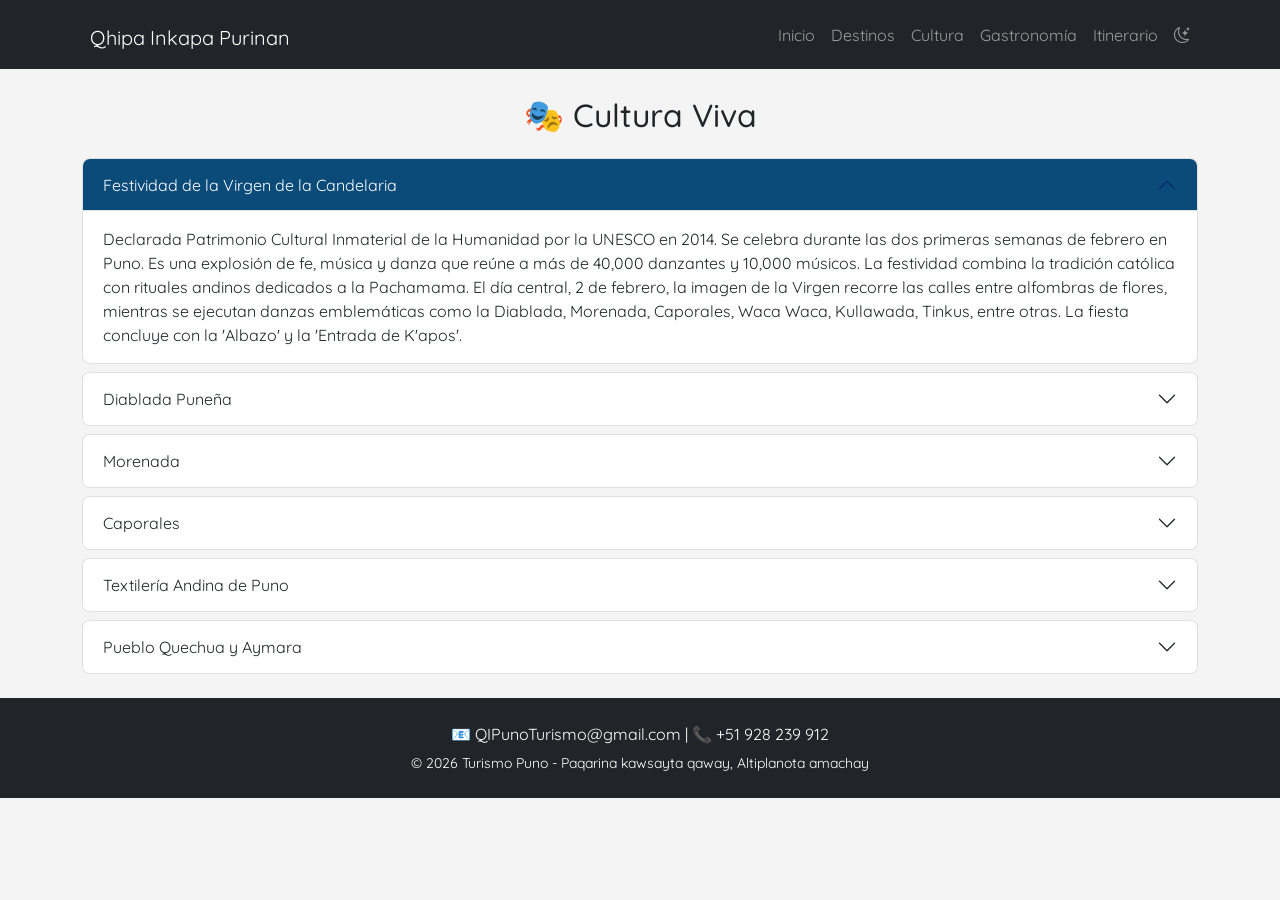
<file: cultura.html>
<!DOCTYPE html>
<html lang="es">
<head>
    <meta charset="UTF-8">
    <meta name="viewport" content="width=device-width, initial-scale=1.0">
    <title>Cultura y Tradiciones — Turismo Puno</title>
    <meta name="description" content="Candelaria UNESCO, Diablada, Morenada, Caporales y textilería andina de Puno.">
    <meta property="og:title" content="Cultura Viva — Puno">
    <meta property="og:description" content="Festividades y patrimonio inmaterial del altiplano.">
    <meta property="og:type" content="website">
    <link href="https://cdn.jsdelivr.net/npm/bootstrap@5.3.8/dist/css/bootstrap.min.css" rel="stylesheet">
    <link rel="stylesheet" href="https://cdn.jsdelivr.net/npm/bootstrap-icons@1.11.3/font/bootstrap-icons.min.css">
    <link rel="stylesheet" href="css/estilo.css">
</head>
<body>

    <main class="container mt-5 pt-5">
        <h2 class="text-center mb-4">🎭 Cultura Viva</h2>
        <div class="accordion" id="accordionCultura"></div>
    </main>

    <script src="https://cdn.jsdelivr.net/npm/bootstrap@5.3.8/dist/js/bootstrap.bundle.min.js"></script>
    <script src="js/comun.js"></script>
    <script src="js/cultura.js"></script>
</body>
</html>
</file>
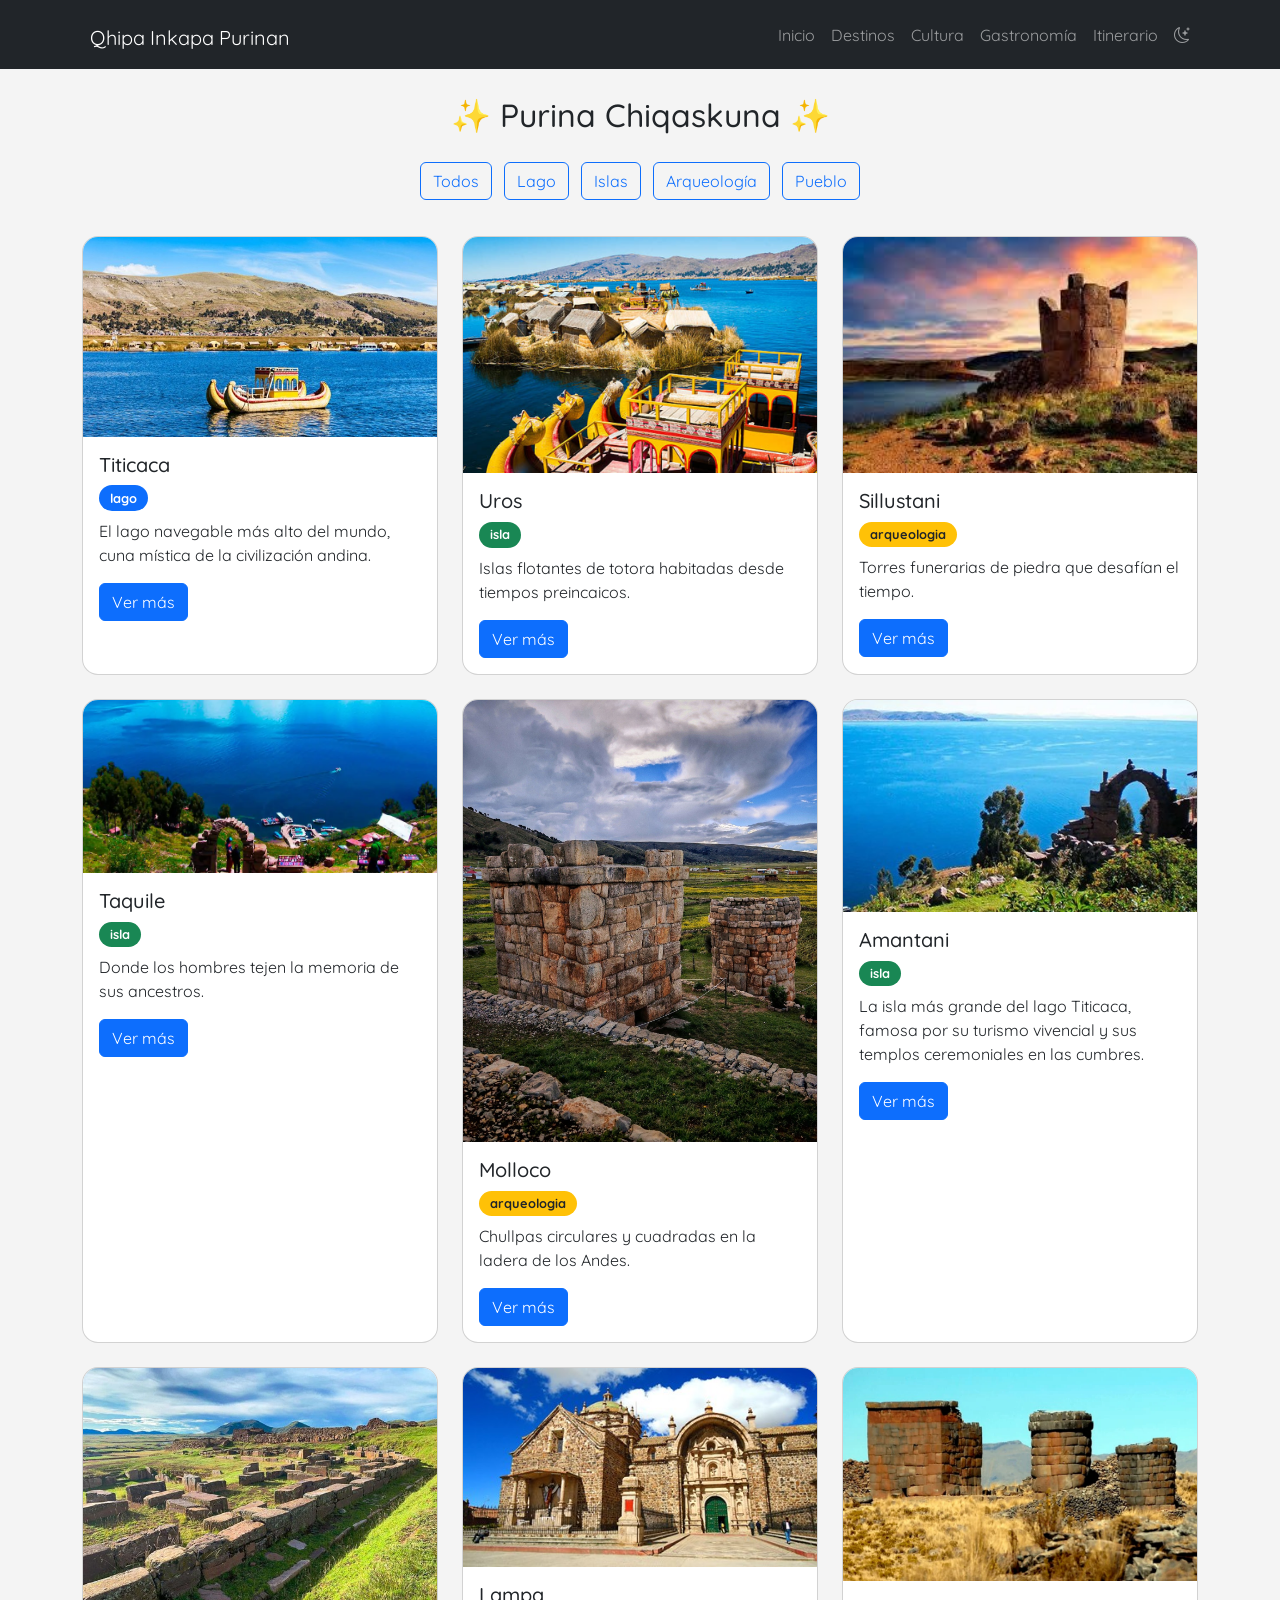
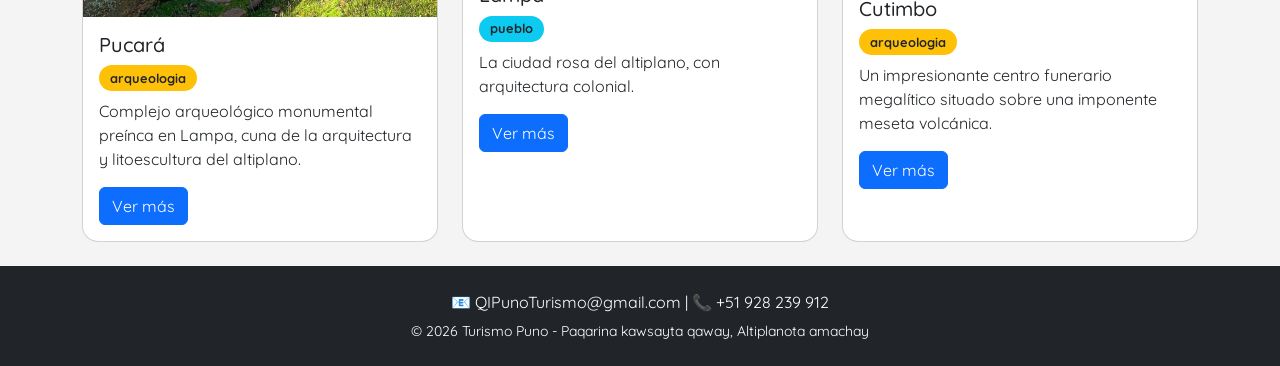
<file: destinos.html>
<!DOCTYPE html>
<html lang="es">
<head>
    <meta charset="UTF-8">
    <meta name="viewport" content="width=device-width, initial-scale=1.0">
    <title>Destinos Turísticos — Turismo Puno</title>
    <meta name="description" content="Galería de destinos en Puno: Titicaca, Uros, Taquile, Amantaní, Sillustani, Cutimbo y Lampa.">
    <meta property="og:title" content="Destinos Turísticos — Puno">
    <meta property="og:description" content="Explora el altiplano con filtros por categoría.">
    <meta property="og:type" content="website">
    <link href="https://cdn.jsdelivr.net/npm/bootstrap@5.3.8/dist/css/bootstrap.min.css" rel="stylesheet">
    <link rel="stylesheet" href="https://cdn.jsdelivr.net/npm/bootstrap-icons@1.11.3/font/bootstrap-icons.min.css">
    <link rel="stylesheet" href="css/estilo.css">
</head>
<body>

    <main class="container mt-5 pt-5">
        <h2 class="text-center mb-4">✨ Purina Chiqaskuna ✨</h2>
        <div class="text-center mb-4">
            <button class="btn btn-outline-primary filtro-btn" data-cat="todos">Todos</button>
            <button class="btn btn-outline-primary filtro-btn" data-cat="lago">Lago</button>
            <button class="btn btn-outline-primary filtro-btn" data-cat="isla">Islas</button>
            <button class="btn btn-outline-primary filtro-btn" data-cat="arqueologia">Arqueología</button>
            <button class="btn btn-outline-primary filtro-btn" data-cat="pueblo">Pueblo</button>
        </div>
        <div id="galeriaDestinos" class="grid-destinos"></div>
    </main>

    <div class="modal fade" id="modalDestino" tabindex="-1">
        <div class="modal-dialog modal-dialog-centered">
            <div class="modal-content">
                <div class="modal-header">
                    <h5 class="modal-title" id="modalTitulo"></h5>
                    <button type="button" class="btn-close" data-bs-dismiss="modal"></button>
                </div>
                <div class="modal-body" id="modalCuerpo"></div>
            </div>
        </div>
    </div>

    <script src="https://cdn.jsdelivr.net/npm/bootstrap@5.3.8/dist/js/bootstrap.bundle.min.js"></script>
    <script src="js/comun.js"></script>
    <script src="js/destinos.js"></script>
</body>
</html>
</file>
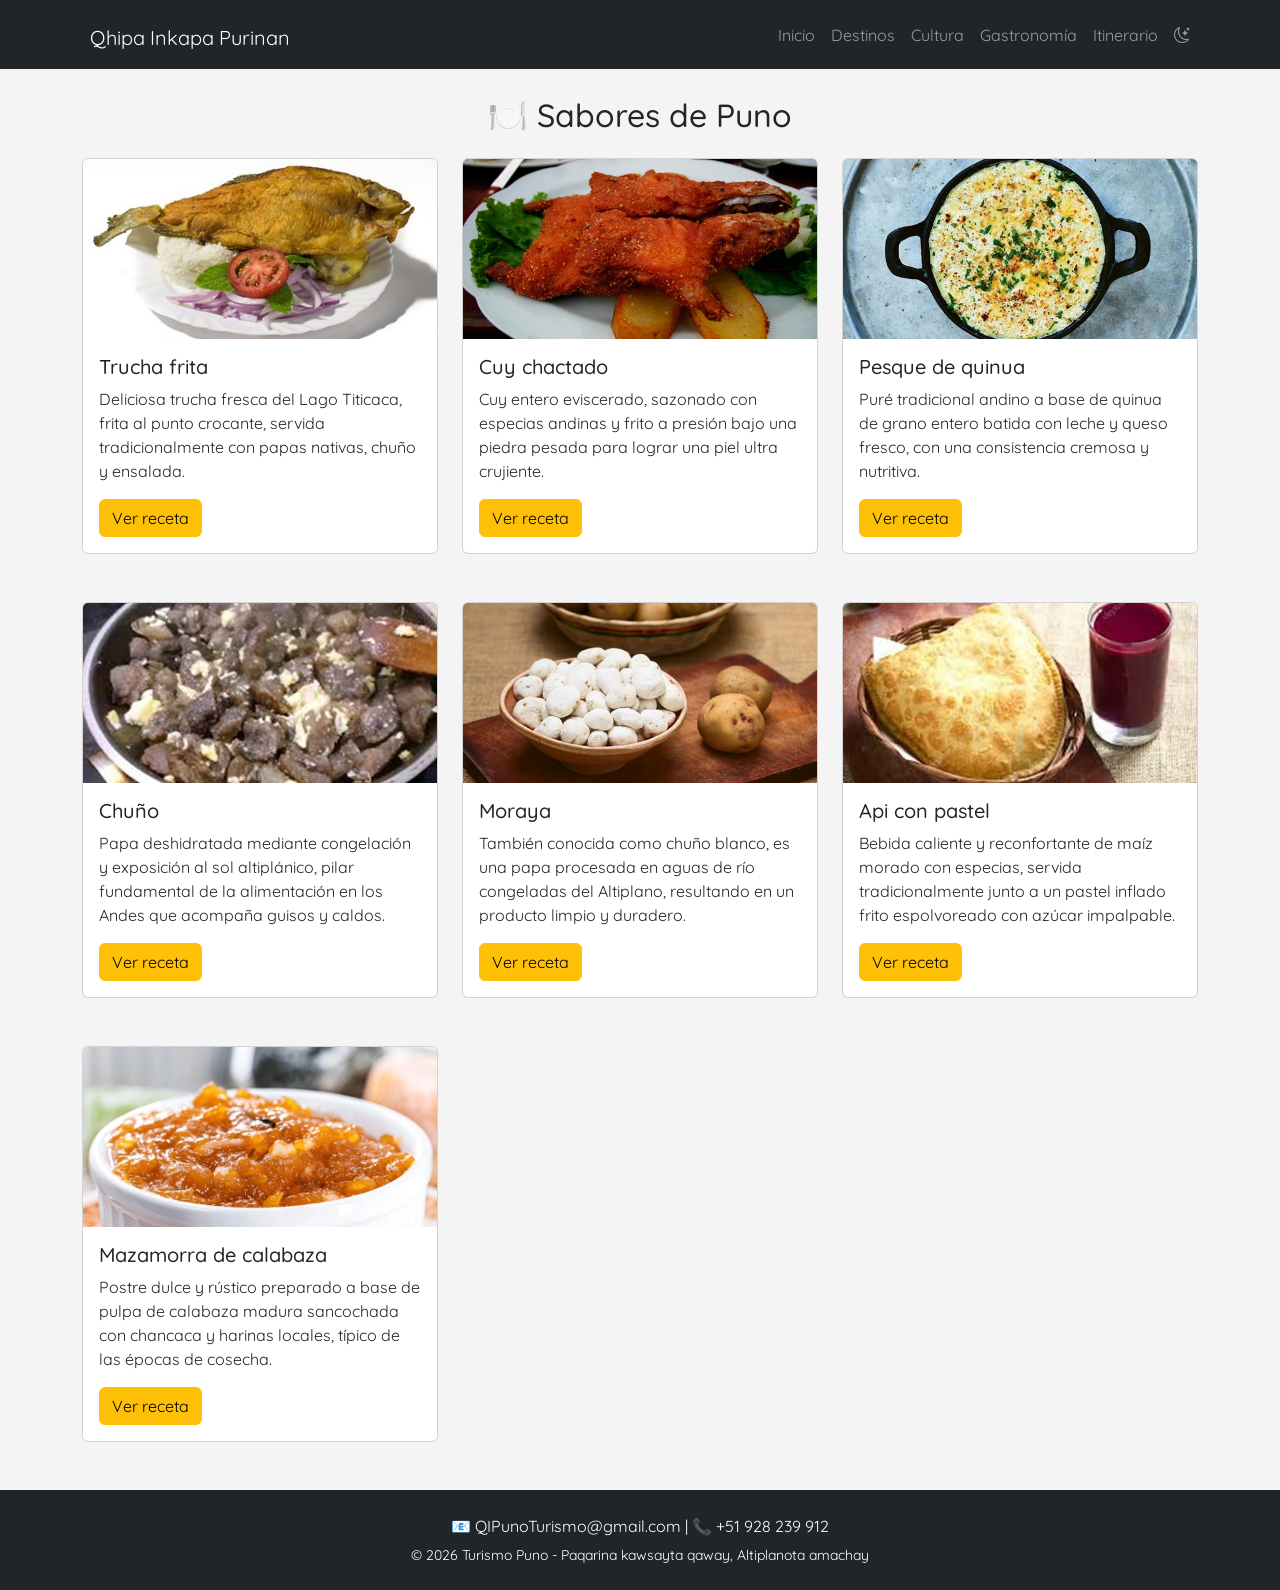
<file: gastronomia.html>
<!DOCTYPE html>
<html lang="es">
<head>
    <meta charset="UTF-8">
    <meta name="viewport" content="width=device-width, initial-scale=1.0">
    <title>Gastronomía — Turismo Puno</title>
    <meta name="description" content="Trucha, cuy chactado, chuño, moraya, pesque de quinua, api con pastel y mazamorra de calabaza.">
    <meta property="og:title" content="Sabores de Puno">
    <meta property="og:description" content="Recetas típicas del altiplano peruano.">
    <meta property="og:type" content="website">
    <link href="https://cdn.jsdelivr.net/npm/bootstrap@5.3.8/dist/css/bootstrap.min.css" rel="stylesheet">
    <link rel="stylesheet" href="https://cdn.jsdelivr.net/npm/bootstrap-icons@1.11.3/font/bootstrap-icons.min.css">
    <link rel="stylesheet" href="css/estilo.css">
</head>
<body>

    <main class="container mt-5 pt-5">
        <h2 class="text-center mb-4">🍽️ Sabores de Puno</h2>
        <div class="row g-4" id="contenedorGastronomia"></div>
    </main>

    <div class="modal fade" id="modalReceta" tabindex="-1">
        <div class="modal-dialog modal-dialog-centered">
            <div class="modal-content">
                <div class="modal-header">
                    <h5 class="modal-title" id="recetaTitulo"></h5>
                    <button type="button" class="btn-close" data-bs-dismiss="modal"></button>
                </div>
                <div class="modal-body" id="recetaCuerpo"></div>
            </div>
        </div>
    </div>

    <script src="https://cdn.jsdelivr.net/npm/bootstrap@5.3.8/dist/js/bootstrap.bundle.min.js"></script>
    <script src="js/comun.js"></script>
    <script src="js/gastronomia.js"></script>
</body>
</html>
</file>
<file: css/estilo.css>
@import url('https://fonts.googleapis.com/css2?family=Quicksand:wght@300;400;600;700&display=swap');

:root {
    --azul-titicaca: #0A4B7A;
    --dorado-candelaria: #F4C542;
    --rojo-tierra: #9E2A2B;
    --gris-claro: #f4f4f4;
    --blanco: #ffffff;
    --negro-suave: #212529;
    --azul-claro: #e3f0fa;
    --dorado-claro: #fff4e0;
}

body {
    font-family: 'Quicksand', 'Segoe UI', Tahoma, Geneva, Verdana, sans-serif;
    background-color: var(--gris-claro);
    color: var(--negro-suave);
    transition: background-color 0.3s ease, color 0.3s ease;
}

.text-azul {
    color: var(--azul-titicaca);
}
.bg-azul {
    background-color: var(--azul-titicaca);
}
.bg-azul-claro {
    background-color: var(--azul-claro);
}
.bg-dorado {
    background-color: var(--dorado-candelaria);
}
.bg-dorado-claro {
    background-color: var(--dorado-claro);
}
.bg-rojo {
    background-color: var(--rojo-tierra);
}
.btn-azul {
    background-color: var(--azul-titicaca);
    color: white;
    border: none;
}
.btn-azul:hover {
    background-color: #063457;
    color: white;
    transform: translateY(-2px);
}
.btn-outline-azul {
    border: 2px solid var(--azul-titicaca);
    color: var(--azul-titicaca);
    background: transparent;
}
.btn-outline-azul:hover {
    background-color: var(--azul-titicaca);
    color: white;
    transform: translateY(-2px);
}

body.modo-oscuro {
    background-color: #121212;
    color: #e0e0e0;
}
body.modo-oscuro .bg-azul-claro, body.modo-oscuro .bg-dorado-claro {
    background-color: #1e2a2e !important;
}
body.modo-oscuro .card, body.modo-oscuro .bg-white {
    background-color: #1e1e1e !important;
    color: #ddd !important;
}
body.modo-oscuro .btn-outline-azul {
    border-color: var(--dorado-candelaria);
    color: var(--dorado-candelaria);
}
body.modo-oscuro .btn-outline-azul:hover {
    background-color: var(--dorado-candelaria);
    color: #000;
}

/* Navbar */
.navbar-brand i {
    color: var(--dorado-candelaria);
    font-size: 1.8rem;
    margin-right: 0.5rem;
}

.hero-carousel .carousel-item {
    min-height: 50vh;
}
@media (min-width: 768px) {
    .hero-carousel .carousel-item {
        min-height: 70vh;
    }
}
.hero-carousel .carousel-item img {
    object-fit: cover;
    height: 100%;
    width: 100%;
}
.carousel-caption {
    background: rgba(0, 0, 0, 0.65);
    border-radius: 1rem;
    bottom: 20%;
    padding: 1rem;
    left: 10%;
    right: 10%;
}
@media (max-width: 576px) {
    .carousel-caption {
        bottom: 10%;
        padding: 0.5rem;
    }
    .carousel-caption h2 {
        font-size: 1.2rem;
    }
    .carousel-caption p {
        font-size: 0.8rem;
    }
}
.badge.bg-dorado {
    background-color: var(--dorado-candelaria);
    color: #212529;
    font-weight: 600;
}

.geografia-card {
    transition: transform 0.3s, box-shadow 0.3s;
    border-left: 5px solid var(--azul-titicaca);
}
.geografia-card:hover {
    transform: translateY(-5px);
    box-shadow: 0 12px 24px rgba(0,0,0,0.1);
    border-left-color: var(--dorado-candelaria);
}

.grid-destinos {
    display: grid;
    grid-template-columns: repeat(auto-fill, minmax(280px, 1fr));
    gap: 1.5rem;
    margin-top: 2rem;
}
.card-destino {
    transition: transform 0.3s ease, box-shadow 0.3s ease;
    border-radius: 1rem;
    overflow: hidden;
    animation: fadeInUp 0.5s ease-out;
}
.card-destino:hover {
    transform: translateY(-5px);
    box-shadow: 0 12px 24px rgba(0, 0, 0, 0.15);
}

.badge {
    font-size: 0.8rem;
    padding: 0.4rem 0.7rem;
    border-radius: 20px;
    transition: all 0.2s ease;
}
.badge:hover {
    transform: scale(1.05);
}

/* Filtros */
.filtro-btn {
    margin: 0.25rem;
    transition: all 0.2s ease;
}
.filtro-btn:hover {
    transform: scale(1.02);
    background-color: var(--azul-titicaca);
    color: white;
}

#accordionCultura .accordion-item {
    background-color: var(--blanco);
    border: 1px solid rgba(0,0,0,.125);
    margin-bottom: 0.5rem;
    border-radius: 0.5rem !important;
    overflow: hidden;
}
#accordionCultura .accordion-button:not(.collapsed) {
    background-color: var(--azul-titicaca) !important;
    color: var(--blanco) !important;
}
#accordionCultura .accordion-button:focus {
    box-shadow: none !important;
    border-color: var(--azul-titicaca) !important;
}
input:focus, select:focus {
    border-color: var(--dorado-candelaria);
    box-shadow: 0 0 0 0.2rem rgba(244, 197, 66, 0.25);
}
input:invalid, select:invalid {
    border-color: var(--rojo-tierra);
}

#mapa {
    height: 350px;
    width: 100%;
    border-radius: 1rem;
    margin-top: 1rem;
}

@media (max-width: 768px) {
    .grid-destinos {
        grid-template-columns: 1fr;
        gap: 1rem;
    }
    #mapa {
        height: 250px;
    }
    h1 {
        font-size: 1.8rem;
    }
}

@keyframes fadeInUp {
    from {
        opacity: 0;
        transform: translateY(20px);
    }
    to {
        opacity: 1;
        transform: translateY(0);
    }
}
.card, .modal-content {
    transition: transform 0.2s, box-shadow 0.2s;
}
.card:hover {
    transform: translateY(-3px);
    box-shadow: 0 8px 16px rgba(0,0,0,0.1);
}
</file>
